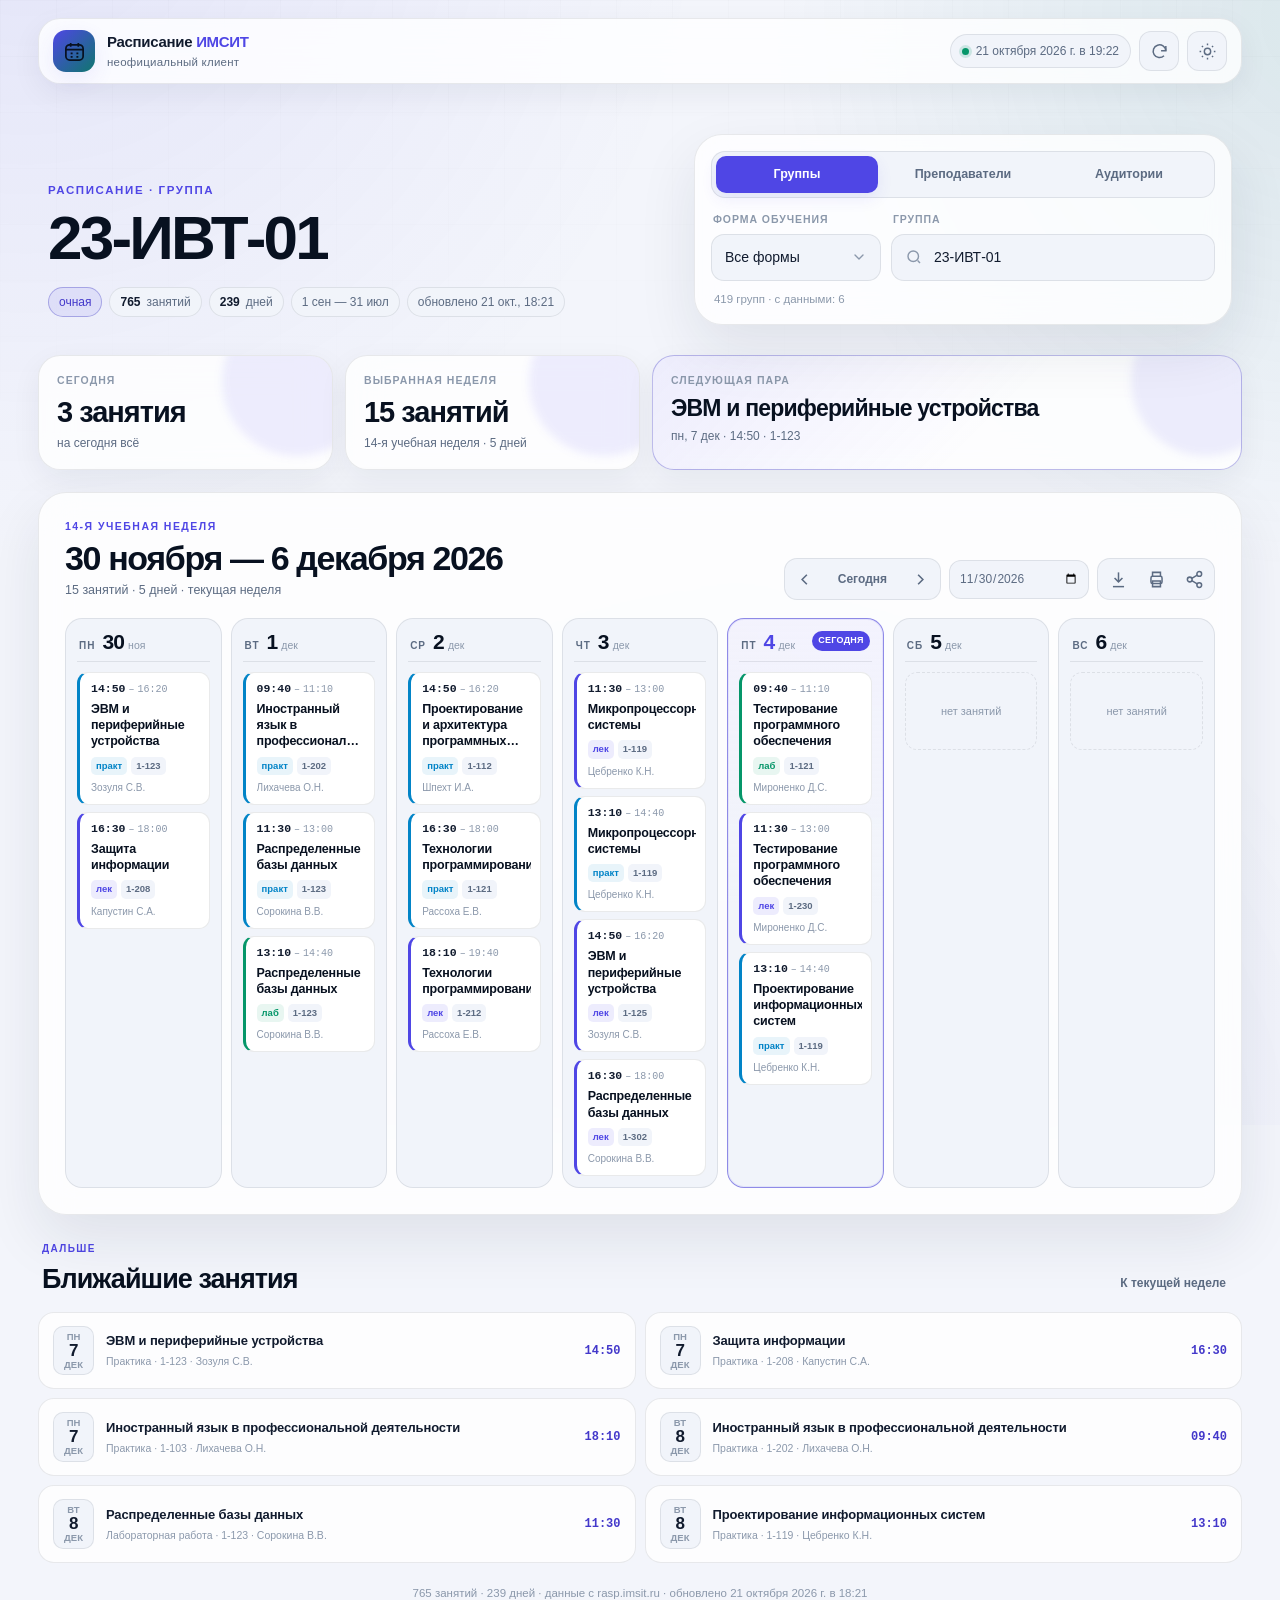
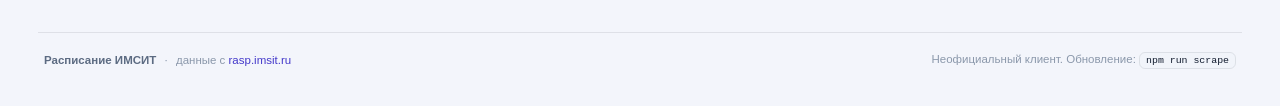
<file: index.html>
<!doctype html>
<html lang="ru">
<head>
  <meta charset="utf-8">
  <meta name="viewport" content="width=device-width, initial-scale=1">
  <meta name="description" content="Удобное расписание ИМСИТ: группы, преподаватели и аудитории. Данные собираются с rasp.imsit.ru.">
  <meta name="color-scheme" content="dark light">
  <title>Расписание ИМСИТ</title>
  <link rel="icon" href="favicon.svg" type="image/svg+xml">
  <script>
    (function () {
      try {
        var saved = localStorage.getItem("rasp-theme");
        var theme = saved || (window.matchMedia("(prefers-color-scheme: light)").matches ? "light" : "dark");
        document.documentElement.dataset.theme = theme;
      } catch (error) {
        document.documentElement.dataset.theme = "dark";
      }
    })();
  </script>
  <link rel="stylesheet" href="css/styles.css">
</head>
<body>
  <div class="app-shell">
    <header class="topbar">
      <a class="brand" href="./" aria-label="Расписание ИМСИТ — на главную">
        <span class="brand-mark" aria-hidden="true">
          <svg viewBox="0 0 24 24" fill="none" stroke="currentColor" stroke-width="1.8">
            <rect x="3" y="5" width="18" height="16" rx="4"></rect>
            <path d="M8 3v4M16 3v4M3 10h18"></path>
            <path d="M8 14h2M14 14h2M8 17.5h2M14 17.5h2"></path>
          </svg>
        </span>
        <span class="brand-text">
          <span class="brand-title">Расписание <span>ИМСИТ</span></span>
          <span class="brand-subtitle">неофициальный клиент</span>
        </span>
      </a>
      <div class="topbar-tools">
        <span class="update-pill" id="update-pill" title="Когда данные были собраны">
          <span class="status-dot"></span>
          <span id="update-text">Загрузка…</span>
        </span>
        <button class="icon-button" id="refresh-button" type="button" aria-label="Обновить данные" title="Обновить данные">
          <svg viewBox="0 0 24 24" fill="none" stroke="currentColor" stroke-width="1.9">
            <path d="M20 11a8 8 0 1 0-2.34 6.34"></path>
            <path d="M20 5v6h-6"></path>
          </svg>
        </button>
        <button class="icon-button" id="theme-button" type="button" aria-label="Переключить тему" title="Переключить тему">
          <svg class="icon-moon" viewBox="0 0 24 24" fill="none" stroke="currentColor" stroke-width="1.8">
            <path d="M20.5 14.2A8.5 8.5 0 0 1 9.8 3.5a8.6 8.6 0 1 0 10.7 10.7Z"></path>
          </svg>
          <svg class="icon-sun" viewBox="0 0 24 24" fill="none" stroke="currentColor" stroke-width="1.8">
            <circle cx="12" cy="12" r="4"></circle>
            <path d="M12 2v2M12 20v2M4.93 4.93l1.42 1.42M17.66 17.66l1.41 1.41M2 12h2M20 12h2M4.93 19.07l1.42-1.42M17.66 6.34l1.41-1.41"></path>
          </svg>
        </button>
      </div>
    </header>

    <main>
      <section class="hero">
        <div class="hero-copy">
          <p class="eyebrow" id="entity-eyebrow">Расписание</p>
          <h1 id="entity-title">Загрузка…</h1>
          <div class="entity-meta" id="entity-meta"></div>
        </div>

        <div class="picker-card">
          <div class="mode-tabs" role="tablist" aria-label="Тип расписания">
            <button class="mode-tab is-active" data-mode="groups" role="tab" aria-selected="true" type="button">Группы</button>
            <button class="mode-tab" data-mode="teachers" role="tab" aria-selected="false" type="button">Преподаватели</button>
            <button class="mode-tab" data-mode="rooms" role="tab" aria-selected="false" type="button">Аудитории</button>
          </div>

          <div class="picker-fields" id="picker-fields">
            <label class="field field-form" id="study-form-field">
              <span class="field-label">Форма обучения</span>
              <select id="study-form">
                <option value="">Все формы</option>
              </select>
            </label>
            <div class="field field-entity">
              <span class="field-label" id="entity-label">Группа</span>
              <div class="combobox" id="combobox">
                <svg class="combobox-icon" viewBox="0 0 24 24" fill="none" stroke="currentColor" stroke-width="1.9" aria-hidden="true">
                  <circle cx="11" cy="11" r="7"></circle>
                  <path d="m20 20-3.2-3.2"></path>
                </svg>
                <input id="entity-input" type="text" role="combobox" aria-autocomplete="list" aria-expanded="false" aria-controls="entity-listbox" aria-labelledby="entity-label" autocomplete="off" spellcheck="false" placeholder="Начните вводить группу">
                <button type="button" class="combobox-clear" id="entity-clear" aria-label="Очистить поиск" hidden>×</button>
                <div class="combobox-popup" id="entity-popup" hidden>
                  <div class="combobox-hint" id="entity-popup-hint"></div>
                  <ul class="entity-list" id="entity-listbox" role="listbox"></ul>
                  <div class="combobox-empty" id="entity-empty" hidden>Ничего не найдено</div>
                </div>
              </div>
            </div>
          </div>
          <p class="picker-note" id="picker-note">Загружаем список…</p>
        </div>
      </section>

      <section class="summary-grid" id="summary-grid" hidden>
        <article class="summary-card">
          <span class="summary-label">Сегодня</span>
          <strong class="summary-value" id="today-value">—</strong>
          <span class="summary-note" id="today-note"></span>
        </article>
        <article class="summary-card">
          <span class="summary-label">Выбранная неделя</span>
          <strong class="summary-value" id="week-value">—</strong>
          <span class="summary-note" id="week-note"></span>
        </article>
        <article class="summary-card summary-card--next">
          <span class="summary-label" id="next-label">Следующая пара</span>
          <strong class="summary-value summary-value--next" id="next-value">—</strong>
          <span class="summary-note" id="next-note"></span>
        </article>
      </section>

      <section class="week-section" id="week-section" hidden>
        <div class="week-header">
          <div class="week-heading">
            <p class="week-eyebrow" id="week-eyebrow"></p>
            <h2 id="week-title"></h2>
            <p class="week-subtitle" id="week-subtitle"></p>
          </div>
          <div class="week-controls">
            <div class="week-nav" aria-label="Переключение недель">
              <button class="icon-button" id="prev-week" type="button" aria-label="Предыдущая неделя" title="Предыдущая неделя">
                <svg viewBox="0 0 24 24" fill="none" stroke="currentColor" stroke-width="2"><path d="m15 18-6-6 6-6"></path></svg>
              </button>
              <button class="text-button" id="today-button" type="button">Сегодня</button>
              <button class="icon-button" id="next-week" type="button" aria-label="Следующая неделя" title="Следующая неделя">
                <svg viewBox="0 0 24 24" fill="none" stroke="currentColor" stroke-width="2"><path d="m9 6 6 6-6 6"></path></svg>
              </button>
            </div>
            <label class="date-jump">
              <span class="sr-only">Перейти к дате</span>
              <input id="date-jump" type="date">
            </label>
            <div class="week-actions">
              <button class="icon-button" id="export-button" type="button" aria-label="Скачать .ics" title="Скачать .ics">
                <svg viewBox="0 0 24 24" fill="none" stroke="currentColor" stroke-width="1.9">
                  <path d="M12 3v12"></path><path d="m7 10 5 5 5-5"></path><path d="M5 21h14"></path>
                </svg>
              </button>
              <button class="icon-button" id="print-button" type="button" aria-label="Печать" title="Печать">
                <svg viewBox="0 0 24 24" fill="none" stroke="currentColor" stroke-width="1.9">
                  <path d="M7 8V3h10v5"></path><rect x="5" y="8" width="14" height="9" rx="2"></rect><path d="M7 14h10v7H7z"></path>
                </svg>
              </button>
              <button class="icon-button" id="share-button" type="button" aria-label="Поделиться" title="Поделиться">
                <svg viewBox="0 0 24 24" fill="none" stroke="currentColor" stroke-width="1.9">
                  <circle cx="18" cy="5" r="3"></circle><circle cx="6" cy="12" r="3"></circle><circle cx="18" cy="19" r="3"></circle>
                  <path d="m8.6 10.5 6.8-4M8.6 13.5l6.8 4"></path>
                </svg>
              </button>
            </div>
          </div>
        </div>
        <div class="week-grid" id="week-grid"></div>
      </section>

      <section class="upcoming-section" id="upcoming-section" hidden>
        <div class="section-heading">
          <div>
            <p class="section-eyebrow">Дальше</p>
            <h2>Ближайшие занятия</h2>
          </div>
          <button class="text-button" id="upcoming-today" type="button">К текущей неделе</button>
        </div>
        <div class="upcoming-list" id="upcoming-list"></div>
      </section>

      <section class="state-card" id="state-card" hidden>
        <div class="state-icon" id="state-icon"></div>
        <h2 id="state-title"></h2>
        <p id="state-text"></p>
        <div class="state-actions" id="state-actions"></div>
      </section>

      <p class="data-status" id="data-status" hidden></p>
    </main>

    <footer class="footer">
      <div>
        <span class="footer-brand">Расписание ИМСИТ</span>
        <span class="footer-sep">·</span>
        <span>данные с <a href="https://rasp.imsit.ru/" target="_blank" rel="noopener noreferrer">rasp.imsit.ru</a></span>
      </div>
      <div class="footer-note">Неофициальный клиент. Обновление: <code>npm run scrape</code></div>
    </footer>
  </div>

  <dialog class="lesson-dialog" id="lesson-dialog" aria-labelledby="dialog-title">
    <div class="dialog-card">
      <button class="dialog-close" id="dialog-close" type="button" aria-label="Закрыть">×</button>
      <p class="dialog-eyebrow" id="dialog-date"></p>
      <h2 id="dialog-title"></h2>
      <div class="dialog-badges" id="dialog-badges"></div>
      <dl class="dialog-details" id="dialog-details"></dl>
      <p class="dialog-comment" id="dialog-comment" hidden></p>
    </div>
  </dialog>

  <div class="toast" id="toast" role="status" aria-live="polite"></div>

  <script type="module" src="js/app.js"></script>
</body>
</html>
</file>
<file: css/styles.css>
:root {
  --font-sans: "Inter", "SF Pro Display", -apple-system, BlinkMacSystemFont, "Segoe UI", Roboto, "Helvetica Neue", Arial, sans-serif;
  --font-mono: "SFMono-Regular", "Cascadia Code", "Roboto Mono", Menlo, Consolas, monospace;
  --max-width: 1460px;
  --radius-xl: 28px;
  --radius-lg: 22px;
  --radius-md: 16px;
  --radius-sm: 11px;
  --transition-fast: 150ms ease;
  --transition: 220ms cubic-bezier(0.2, 0.7, 0.2, 1);
}

html[data-theme="dark"] {
  color-scheme: dark;
  --bg: #070a12;
  --bg-soft: #0a0f1c;
  --surface: rgba(15, 23, 42, 0.7);
  --surface-solid: #0f172a;
  --surface-2: rgba(30, 41, 59, 0.48);
  --surface-3: rgba(51, 65, 85, 0.42);
  --text: #e8edf7;
  --text-strong: #ffffff;
  --muted: #9aa8bf;
  --faint: #6b7a91;
  --border: rgba(148, 163, 184, 0.14);
  --border-strong: rgba(148, 163, 184, 0.28);
  --accent: #8b9dff;
  --accent-strong: #a5b4fc;
  --accent-contrast: #080b16;
  --accent-soft: rgba(129, 140, 248, 0.15);
  --teal: #5eead4;
  --lecture: #818cf8;
  --lecture-soft: rgba(129, 140, 248, 0.15);
  --practice: #38bdf8;
  --practice-soft: rgba(56, 189, 248, 0.14);
  --lab: #34d399;
  --lab-soft: rgba(52, 211, 153, 0.13);
  --other: #fbbf24;
  --other-soft: rgba(251, 191, 36, 0.13);
  --danger: #fb7185;
  --danger-soft: rgba(251, 113, 133, 0.14);
  --success: #34d399;
  --shadow: 0 24px 70px rgba(0, 0, 0, 0.48);
  --shadow-soft: 0 10px 32px rgba(0, 0, 0, 0.22);
  --today-tint: rgba(129, 140, 248, 0.1);
  --backdrop: rgba(3, 7, 18, 0.72);
}

html[data-theme="light"] {
  color-scheme: light;
  --bg: #f3f5fb;
  --bg-soft: #edf1f8;
  --surface: rgba(255, 255, 255, 0.8);
  --surface-solid: #ffffff;
  --surface-2: #f1f4fa;
  --surface-3: #e8edf6;
  --text: #111b2e;
  --text-strong: #081120;
  --muted: #5c6b82;
  --faint: #8b98ab;
  --border: rgba(15, 23, 42, 0.09);
  --border-strong: rgba(15, 23, 42, 0.17);
  --accent: #4f46e5;
  --accent-strong: #4338ca;
  --accent-contrast: #ffffff;
  --accent-soft: rgba(79, 70, 229, 0.09);
  --teal: #0f766e;
  --lecture: #4f46e5;
  --lecture-soft: rgba(79, 70, 229, 0.1);
  --practice: #0284c7;
  --practice-soft: rgba(2, 132, 199, 0.09);
  --lab: #059669;
  --lab-soft: rgba(5, 150, 105, 0.09);
  --other: #b45309;
  --other-soft: rgba(180, 83, 9, 0.09);
  --danger: #e11d48;
  --danger-soft: rgba(225, 29, 72, 0.08);
  --success: #059669;
  --shadow: 0 24px 60px rgba(18, 30, 54, 0.09);
  --shadow-soft: 0 10px 30px rgba(18, 30, 54, 0.06);
  --today-tint: rgba(79, 70, 229, 0.055);
  --backdrop: rgba(18, 26, 44, 0.45);
}

* {
  box-sizing: border-box;
}

[hidden] {
  display: none !important;
}

html {
  min-height: 100%;
  scroll-behavior: smooth;
}

body {
  min-width: 320px;
  min-height: 100vh;
  margin: 0;
  overflow-x: hidden;
  background: var(--bg);
  color: var(--text);
  font-family: var(--font-sans);
  font-size: 15px;
  line-height: 1.5;
  -webkit-font-smoothing: antialiased;
  text-rendering: optimizeLegibility;
}

body::before {
  position: fixed;
  inset: -25%;
  z-index: -1;
  background:
    radial-gradient(circle at 18% 8%, var(--accent-soft), transparent 34%),
    radial-gradient(circle at 86% 18%, color-mix(in srgb, var(--teal) 11%, transparent), transparent 28%),
    radial-gradient(circle at 55% 105%, color-mix(in srgb, var(--accent) 8%, transparent), transparent 38%);
  content: "";
  pointer-events: none;
}

body::after {
  position: fixed;
  inset: 0;
  z-index: -1;
  background-image:
    linear-gradient(var(--border) 1px, transparent 1px),
    linear-gradient(90deg, var(--border) 1px, transparent 1px);
  background-size: 56px 56px;
  content: "";
  opacity: 0.16;
  mask-image: linear-gradient(to bottom, black, transparent 62%);
  pointer-events: none;
}

::selection {
  background: var(--accent);
  color: var(--accent-contrast);
}

a {
  color: var(--accent-strong);
  text-decoration: none;
}

a:hover {
  text-decoration: underline;
}

button,
input,
select {
  color: inherit;
  font: inherit;
}

button {
  cursor: pointer;
  -webkit-tap-highlight-color: transparent;
}

button:disabled {
  cursor: not-allowed;
  opacity: 0.45;
}

svg {
  display: block;
}

h1,
h2,
h3,
p {
  margin: 0;
}

code {
  padding: 2px 6px;
  border: 1px solid var(--border);
  border-radius: 6px;
  background: var(--surface-2);
  color: var(--text);
  font-family: var(--font-mono);
  font-size: 0.86em;
  white-space: nowrap;
}

.sr-only {
  position: absolute;
  width: 1px;
  height: 1px;
  padding: 0;
  margin: -1px;
  overflow: hidden;
  clip: rect(0, 0, 0, 0);
  white-space: nowrap;
  border: 0;
}

.app-shell {
  width: min(100%, var(--max-width));
  margin: 0 auto;
  padding: 18px clamp(16px, 3vw, 38px) 38px;
}

.topbar {
  position: sticky;
  top: 14px;
  z-index: 60;
  display: flex;
  align-items: center;
  justify-content: space-between;
  gap: 18px;
  padding: 11px 14px;
  border: 1px solid var(--border);
  border-radius: var(--radius-lg);
  background: var(--surface);
  box-shadow: var(--shadow-soft);
  backdrop-filter: blur(20px) saturate(150%);
}

.brand {
  display: inline-flex;
  align-items: center;
  gap: 12px;
  color: var(--text);
  text-decoration: none;
}

.brand:hover {
  text-decoration: none;
}

.brand-mark {
  display: grid;
  width: 42px;
  height: 42px;
  flex: 0 0 42px;
  place-items: center;
  border-radius: 13px;
  background: linear-gradient(135deg, var(--accent), var(--teal));
  box-shadow: 0 8px 22px var(--accent-soft);
  color: #081120;
}

.brand-mark svg {
  width: 23px;
  height: 23px;
}

.brand-text {
  display: flex;
  flex-direction: column;
  gap: 1px;
}

.brand-title {
  font-size: 15px;
  font-weight: 750;
  letter-spacing: -0.02em;
}

.brand-title span {
  color: var(--accent);
}

.brand-subtitle {
  color: var(--muted);
  font-size: 11.5px;
  font-weight: 500;
  letter-spacing: 0.02em;
}

.topbar-tools {
  display: flex;
  align-items: center;
  gap: 8px;
}

.update-pill {
  display: inline-flex;
  align-items: center;
  gap: 7px;
  max-width: 360px;
  padding: 7px 11px;
  border: 1px solid var(--border);
  border-radius: 999px;
  background: var(--surface-2);
  color: var(--muted);
  font-size: 12px;
  white-space: nowrap;
}

.update-pill span:last-child {
  overflow: hidden;
  text-overflow: ellipsis;
}

.status-dot {
  width: 7px;
  height: 7px;
  flex: 0 0 7px;
  border-radius: 50%;
  background: var(--success);
  box-shadow: 0 0 0 3px color-mix(in srgb, var(--success) 16%, transparent);
}

.status-dot.is-error {
  background: var(--danger);
  box-shadow: 0 0 0 3px var(--danger-soft);
}

.status-dot.is-idle {
  background: var(--other);
  box-shadow: 0 0 0 3px var(--other-soft);
}

.icon-button {
  display: inline-grid;
  width: 40px;
  height: 40px;
  flex: 0 0 40px;
  place-items: center;
  padding: 0;
  border: 1px solid var(--border);
  border-radius: 12px;
  background: var(--surface-2);
  color: var(--muted);
  transition: border-color var(--transition-fast), background var(--transition-fast), color var(--transition-fast), transform var(--transition-fast);
}

.icon-button:hover {
  border-color: var(--border-strong);
  background: var(--surface-3);
  color: var(--text);
  transform: translateY(-1px);
}

.icon-button:active {
  transform: translateY(0) scale(0.97);
}

.icon-button svg {
  width: 19px;
  height: 19px;
}

.icon-button.is-busy svg {
  animation: spin 900ms linear infinite;
}

html[data-theme="dark"] .icon-sun {
  display: none;
}

html[data-theme="dark"] .icon-moon {
  display: block;
}

html[data-theme="light"] .icon-sun {
  display: block;
}

html[data-theme="light"] .icon-moon {
  display: none;
}

button:focus-visible,
a:focus-visible,
input:focus-visible,
select:focus-visible,
[role="option"]:focus-visible {
  outline: 2px solid var(--accent);
  outline-offset: 2px;
}

main {
  display: flex;
  flex-direction: column;
  gap: 22px;
  padding-top: 26px;
}

.hero {
  display: grid;
  grid-template-columns: minmax(0, 1.05fr) minmax(360px, 0.95fr);
  align-items: end;
  gap: clamp(22px, 4vw, 56px);
  padding: clamp(10px, 2vw, 24px) clamp(2px, 1vw, 10px) 8px;
}

.hero-copy {
  min-width: 0;
  padding-bottom: 8px;
}

.eyebrow,
.section-eyebrow,
.week-eyebrow {
  margin-bottom: 9px;
  color: var(--accent);
  font-size: 11.5px;
  font-weight: 750;
  letter-spacing: 0.14em;
  text-transform: uppercase;
}

.hero h1 {
  max-width: 16ch;
  color: var(--text-strong);
  font-size: clamp(34px, 5vw, 62px);
  font-weight: 750;
  letter-spacing: -0.045em;
  line-height: 0.98;
  text-wrap: balance;
}

.entity-meta {
  display: flex;
  flex-wrap: wrap;
  align-items: center;
  gap: 7px;
  margin-top: 18px;
  min-height: 26px;
}

.meta-chip {
  display: inline-flex;
  align-items: center;
  gap: 6px;
  padding: 5px 10px;
  border: 1px solid var(--border);
  border-radius: 999px;
  background: var(--surface-2);
  color: var(--muted);
  font-size: 12px;
  white-space: nowrap;
}

.meta-chip strong {
  color: var(--text);
  font-weight: 650;
}

.meta-chip--accent {
  border-color: color-mix(in srgb, var(--accent) 30%, var(--border));
  background: var(--accent-soft);
  color: var(--accent-strong);
}

.picker-card {
  position: relative;
  z-index: 4;
  padding: 16px;
  border: 1px solid var(--border);
  border-radius: var(--radius-xl);
  background: var(--surface);
  box-shadow: var(--shadow);
  backdrop-filter: blur(20px) saturate(140%);
}

.mode-tabs {
  display: grid;
  grid-template-columns: repeat(3, minmax(0, 1fr));
  gap: 4px;
  padding: 4px;
  border: 1px solid var(--border);
  border-radius: 14px;
  background: var(--surface-2);
}

.mode-tab {
  min-width: 0;
  padding: 9px 8px;
  border: 0;
  border-radius: 10px;
  background: transparent;
  color: var(--muted);
  font-size: 12.5px;
  font-weight: 650;
  white-space: nowrap;
  transition: background var(--transition-fast), color var(--transition-fast), box-shadow var(--transition-fast);
}

.mode-tab:hover {
  color: var(--text);
}

.mode-tab.is-active {
  background: var(--accent);
  box-shadow: 0 6px 16px var(--accent-soft);
  color: var(--accent-contrast);
}

.picker-fields {
  display: grid;
  grid-template-columns: 170px minmax(0, 1fr);
  gap: 10px;
  margin-top: 14px;
}

.picker-fields.is-single {
  grid-template-columns: minmax(0, 1fr);
}

.field {
  display: flex;
  min-width: 0;
  flex-direction: column;
  gap: 6px;
}

.field-label {
  padding-left: 2px;
  color: var(--faint);
  font-size: 10.5px;
  font-weight: 700;
  letter-spacing: 0.09em;
  text-transform: uppercase;
}

select,
.combobox input {
  width: 100%;
  height: 47px;
  border: 1px solid var(--border);
  border-radius: 13px;
  background: var(--surface-2);
  color: var(--text);
  font-size: 14px;
  outline: none;
  transition: border-color var(--transition-fast), background var(--transition-fast), box-shadow var(--transition-fast);
}

select {
  appearance: none;
  padding: 0 38px 0 13px;
  background-image: url("data:image/svg+xml,%3Csvg xmlns='http://www.w3.org/2000/svg' width='16' height='16' viewBox='0 0 24 24' fill='none' stroke='%238b98ab' stroke-width='2' stroke-linecap='round' stroke-linejoin='round'%3E%3Cpath d='m6 9 6 6 6-6'/%3E%3C/svg%3E");
  background-position: right 13px center;
  background-repeat: no-repeat;
}

select:hover,
.combobox input:hover {
  border-color: var(--border-strong);
}

select:focus,
.combobox input:focus {
  border-color: color-mix(in srgb, var(--accent) 65%, var(--border));
  background: var(--surface-solid);
  box-shadow: 0 0 0 4px var(--accent-soft);
}

.combobox {
  position: relative;
  min-width: 0;
}

.combobox input {
  padding: 0 40px 0 42px;
}

.combobox input::placeholder {
  color: var(--faint);
}

.combobox-icon {
  position: absolute;
  top: 50%;
  left: 14px;
  z-index: 1;
  width: 18px;
  height: 18px;
  color: var(--faint);
  pointer-events: none;
  transform: translateY(-50%);
}

.combobox-clear {
  position: absolute;
  top: 50%;
  right: 8px;
  display: grid;
  width: 28px;
  height: 28px;
  place-items: center;
  padding: 0;
  border: 0;
  border-radius: 8px;
  background: transparent;
  color: var(--muted);
  font-size: 20px;
  line-height: 1;
  transform: translateY(-50%);
}

.combobox-clear:hover {
  background: var(--surface-3);
  color: var(--text);
}

.combobox-popup {
  position: absolute;
  top: calc(100% + 8px);
  right: 0;
  left: 0;
  z-index: 80;
  overflow: hidden;
  border: 1px solid var(--border-strong);
  border-radius: 15px;
  background: var(--surface-solid);
  box-shadow: var(--shadow);
}

.combobox-hint {
  padding: 10px 12px 8px;
  border-bottom: 1px solid var(--border);
  color: var(--faint);
  font-size: 11px;
}

.entity-list {
  max-height: min(330px, 34vh);
  margin: 0;
  padding: 5px;
  overflow-y: auto;
  list-style: none;
  overscroll-behavior: contain;
}

.entity-option {
  display: flex;
  align-items: center;
  gap: 10px;
  padding: 9px 9px;
  border-radius: 10px;
  cursor: pointer;
  transition: background var(--transition-fast), color var(--transition-fast);
}

.entity-option:hover,
.entity-option.is-active {
  background: var(--surface-2);
}

.entity-option[aria-selected="true"] {
  background: var(--accent-soft);
}

.entity-dot {
  width: 7px;
  height: 7px;
  flex: 0 0 7px;
  border: 1px solid var(--faint);
  border-radius: 50%;
}

.entity-dot.has-data {
  border-color: var(--success);
  background: var(--success);
  box-shadow: 0 0 0 3px color-mix(in srgb, var(--success) 12%, transparent);
}

.entity-option-main {
  display: flex;
  min-width: 0;
  flex: 1;
  align-items: baseline;
  justify-content: space-between;
  gap: 12px;
}

.entity-option-name {
  overflow: hidden;
  font-size: 13.5px;
  font-weight: 600;
  text-overflow: ellipsis;
  white-space: nowrap;
}

.entity-option-name mark {
  border-radius: 3px;
  background: var(--accent-soft);
  color: var(--accent-strong);
}

.entity-option-meta {
  flex: 0 0 auto;
  color: var(--faint);
  font-size: 11px;
  white-space: nowrap;
}

.combobox-empty {
  padding: 16px 14px;
  color: var(--faint);
  font-size: 13px;
  text-align: center;
}

.picker-note {
  margin-top: 10px;
  padding: 0 3px;
  color: var(--faint);
  font-size: 11.5px;
}

.summary-grid {
  display: grid;
  grid-template-columns: minmax(0, 0.75fr) minmax(0, 0.75fr) minmax(0, 1.5fr);
  gap: 12px;
}

.summary-card {
  position: relative;
  min-width: 0;
  overflow: hidden;
  padding: 17px 18px;
  border: 1px solid var(--border);
  border-radius: var(--radius-lg);
  background: var(--surface);
  box-shadow: var(--shadow-soft);
  backdrop-filter: blur(16px);
}

.summary-card::after {
  position: absolute;
  top: -50px;
  right: -40px;
  width: 150px;
  height: 150px;
  border-radius: 50%;
  background: var(--accent-soft);
  content: "";
  filter: blur(4px);
  pointer-events: none;
}

.summary-card--next {
  border-color: color-mix(in srgb, var(--accent) 28%, var(--border));
  background:
    linear-gradient(135deg, var(--accent-soft), transparent 58%),
    var(--surface);
}

.summary-label {
  display: block;
  margin-bottom: 7px;
  color: var(--faint);
  font-size: 10.5px;
  font-weight: 750;
  letter-spacing: 0.1em;
  text-transform: uppercase;
}

.summary-value {
  display: block;
  overflow: hidden;
  color: var(--text-strong);
  font-size: clamp(21px, 2.4vw, 29px);
  font-weight: 750;
  letter-spacing: -0.035em;
  line-height: 1.12;
  text-overflow: ellipsis;
  white-space: nowrap;
}

.summary-value--next {
  font-size: clamp(17px, 2vw, 23px);
  white-space: normal;
  display: -webkit-box;
  -webkit-box-orient: vertical;
  -webkit-line-clamp: 2;
}

.summary-note {
  display: block;
  margin-top: 6px;
  overflow: hidden;
  color: var(--muted);
  font-size: 12px;
  text-overflow: ellipsis;
  white-space: nowrap;
}

.summary-note--wrap {
  white-space: normal;
}

.week-section {
  padding: clamp(15px, 2.2vw, 26px);
  border: 1px solid var(--border);
  border-radius: var(--radius-xl);
  background: var(--surface);
  box-shadow: var(--shadow);
  backdrop-filter: blur(18px);
}

.week-header {
  display: flex;
  align-items: flex-end;
  justify-content: space-between;
  gap: 18px;
  margin-bottom: 18px;
}

.week-heading {
  min-width: 0;
}

.week-eyebrow {
  margin-bottom: 5px;
  font-size: 10.5px;
}

.week-heading h2 {
  color: var(--text-strong);
  font-size: clamp(22px, 3vw, 34px);
  font-weight: 730;
  letter-spacing: -0.04em;
  line-height: 1.08;
}

.week-subtitle {
  margin-top: 5px;
  color: var(--muted);
  font-size: 12.5px;
}

.week-controls {
  display: flex;
  flex-wrap: wrap;
  align-items: center;
  justify-content: flex-end;
  gap: 8px;
}

.week-nav,
.week-actions {
  display: flex;
  align-items: center;
  gap: 4px;
  padding: 3px;
  border: 1px solid var(--border);
  border-radius: 13px;
  background: var(--surface-2);
}

.week-nav .icon-button,
.week-actions .icon-button {
  width: 34px;
  height: 34px;
  flex-basis: 34px;
  border-color: transparent;
  border-radius: 9px;
  background: transparent;
}

.week-nav .icon-button:hover,
.week-actions .icon-button:hover {
  background: var(--surface-solid);
}

.text-button {
  height: 34px;
  padding: 0 12px;
  border: 0;
  border-radius: 9px;
  background: transparent;
  color: var(--muted);
  font-size: 12px;
  font-weight: 650;
  white-space: nowrap;
  transition: background var(--transition-fast), color var(--transition-fast);
}

.text-button:hover {
  background: var(--surface-solid);
  color: var(--text);
}

.date-jump {
  display: block;
}

.date-jump input {
  width: 140px;
  height: 39px;
  padding: 0 9px;
  border: 1px solid var(--border);
  border-radius: 12px;
  background: var(--surface-2);
  color: var(--muted);
  font-size: 12px;
  outline: none;
}

.date-jump input:hover {
  border-color: var(--border-strong);
  color: var(--text);
}

.date-jump input:focus {
  border-color: var(--accent);
  box-shadow: 0 0 0 3px var(--accent-soft);
}

.week-grid {
  display: grid;
  grid-template-columns: repeat(7, minmax(0, 1fr));
  gap: 9px;
}

.day-column {
  display: flex;
  min-width: 0;
  min-height: 170px;
  flex-direction: column;
  gap: 10px;
  padding: 11px;
  border: 1px solid var(--border);
  border-radius: 17px;
  background: var(--surface-2);
  transition: border-color var(--transition-fast), background var(--transition-fast);
}

.day-column.is-weekend {
  background: color-mix(in srgb, var(--surface-2) 80%, var(--bg));
}

.day-column.is-today {
  border-color: color-mix(in srgb, var(--accent) 55%, var(--border));
  background: linear-gradient(180deg, var(--today-tint), var(--surface-2) 50%);
  box-shadow: inset 0 0 0 1px var(--accent-soft);
}

.day-head {
  display: flex;
  align-items: flex-start;
  justify-content: space-between;
  gap: 5px;
  padding: 1px 2px 7px;
  border-bottom: 1px solid var(--border);
}

.day-head-main {
  display: flex;
  align-items: baseline;
  gap: 7px;
}

.day-weekday {
  color: var(--muted);
  font-size: 10px;
  font-weight: 750;
  letter-spacing: 0.1em;
  text-transform: uppercase;
}

.day-date {
  display: flex;
  align-items: baseline;
  gap: 4px;
  color: var(--faint);
  font-size: 10.5px;
}

.day-date strong {
  color: var(--text-strong);
  font-size: 21px;
  font-weight: 750;
  letter-spacing: -0.04em;
  line-height: 1;
}

.day-column.is-today .day-date strong {
  color: var(--accent);
}

.day-badge {
  padding: 3px 6px;
  border-radius: 999px;
  background: var(--accent);
  color: var(--accent-contrast);
  font-size: 9px;
  font-weight: 750;
  letter-spacing: 0.03em;
  text-transform: uppercase;
}

.day-lessons {
  display: flex;
  flex-direction: column;
  gap: 7px;
}

.day-empty {
  display: grid;
  min-height: 78px;
  flex: 1;
  place-items: center;
  border: 1px dashed var(--border);
  border-radius: 12px;
  color: var(--faint);
  font-size: 11px;
  text-align: center;
}

.lesson-card {
  position: relative;
  display: block;
  width: 100%;
  min-width: 0;
  padding: 9px 9px 9px 11px;
  overflow: hidden;
  border: 1px solid var(--border);
  border-left: 3px solid var(--other);
  border-radius: 11px;
  background: var(--surface-solid);
  color: var(--text);
  text-align: left;
  transition: border-color var(--transition-fast), background var(--transition-fast), transform var(--transition-fast), box-shadow var(--transition-fast);
}

.lesson-card:hover {
  border-color: var(--border-strong);
  background: color-mix(in srgb, var(--surface-solid) 86%, var(--accent-soft));
  box-shadow: var(--shadow-soft);
  transform: translateY(-1px);
}

.lesson-card:active {
  transform: translateY(0);
}

.lesson-card--lecture {
  border-left-color: var(--lecture);
}

.lesson-card--practice {
  border-left-color: var(--practice);
}

.lesson-card--lab {
  border-left-color: var(--lab);
}

.lesson-time {
  display: flex;
  align-items: baseline;
  gap: 3px;
  margin-bottom: 5px;
  color: var(--faint);
  font-family: var(--font-mono);
  font-size: 10px;
  line-height: 1.2;
}

.lesson-time strong {
  color: var(--text);
  font-size: 11.5px;
  font-weight: 700;
}

.lesson-time span::before {
  content: "–";
  margin-right: 3px;
}

.lesson-subject {
  display: -webkit-box;
  overflow: hidden;
  color: var(--text-strong);
  font-size: 12.5px;
  font-weight: 650;
  letter-spacing: -0.015em;
  line-height: 1.3;
  -webkit-box-orient: vertical;
  -webkit-line-clamp: 3;
}

.lesson-meta {
  display: flex;
  flex-wrap: wrap;
  gap: 4px;
  margin-top: 7px;
}

.lesson-tag,
.lesson-room {
  display: inline-flex;
  max-width: 100%;
  align-items: center;
  padding: 2px 5px;
  overflow: hidden;
  border-radius: 5px;
  background: var(--surface-2);
  color: var(--muted);
  font-size: 9.5px;
  font-weight: 600;
  text-overflow: ellipsis;
  white-space: nowrap;
}

.lesson-tag {
  background: var(--other-soft);
  color: var(--other);
}

.lesson-card--lecture .lesson-tag {
  background: var(--lecture-soft);
  color: var(--lecture);
}

.lesson-card--practice .lesson-tag {
  background: var(--practice-soft);
  color: var(--practice);
}

.lesson-card--lab .lesson-tag {
  background: var(--lab-soft);
  color: var(--lab);
}

.lesson-extra {
  margin-top: 5px;
  overflow: hidden;
  color: var(--faint);
  font-size: 10px;
  text-overflow: ellipsis;
  white-space: nowrap;
}

.lesson-status {
  display: inline-flex;
  margin-top: 5px;
  padding: 2px 5px;
  border-radius: 5px;
  background: var(--danger-soft);
  color: var(--danger);
  font-size: 9.5px;
  font-weight: 700;
}

.upcoming-section {
  padding: 4px 0 0;
}

.section-heading {
  display: flex;
  align-items: flex-end;
  justify-content: space-between;
  gap: 16px;
  padding: 0 4px;
  margin-bottom: 12px;
}

.section-heading h2 {
  color: var(--text-strong);
  font-size: clamp(20px, 2.4vw, 27px);
  font-weight: 720;
  letter-spacing: -0.035em;
}

.section-eyebrow {
  margin-bottom: 3px;
  font-size: 10px;
}

.upcoming-list {
  display: grid;
  grid-template-columns: repeat(2, minmax(0, 1fr));
  gap: 9px;
}

.upcoming-item {
  display: flex;
  min-width: 0;
  align-items: center;
  gap: 12px;
  padding: 13px 14px;
  border: 1px solid var(--border);
  border-radius: 16px;
  background: var(--surface);
  color: var(--text);
  text-align: left;
  transition: border-color var(--transition-fast), background var(--transition-fast), transform var(--transition-fast);
}

.upcoming-item:hover {
  border-color: var(--border-strong);
  background: var(--surface-solid);
  transform: translateY(-1px);
}

.upcoming-date {
  display: flex;
  width: 41px;
  flex: 0 0 41px;
  flex-direction: column;
  align-items: center;
  padding: 5px 3px;
  border: 1px solid var(--border);
  border-radius: 10px;
  background: var(--surface-2);
  color: var(--faint);
  font-size: 9.5px;
  font-weight: 650;
  line-height: 1.05;
  text-transform: uppercase;
}

.upcoming-date strong {
  color: var(--text);
  font-size: 17px;
  font-weight: 750;
  letter-spacing: -0.04em;
}

.upcoming-main {
  display: flex;
  min-width: 0;
  flex: 1;
  flex-direction: column;
  gap: 3px;
}

.upcoming-subject {
  overflow: hidden;
  font-size: 13px;
  font-weight: 640;
  letter-spacing: -0.01em;
  text-overflow: ellipsis;
  white-space: nowrap;
}

.upcoming-meta {
  overflow: hidden;
  color: var(--faint);
  font-size: 10.5px;
  text-overflow: ellipsis;
  white-space: nowrap;
}

.upcoming-time {
  flex: 0 0 auto;
  color: var(--accent-strong);
  font-family: var(--font-mono);
  font-size: 12px;
  font-weight: 700;
}

.state-card {
  display: flex;
  align-items: center;
  flex-direction: column;
  padding: clamp(30px, 6vw, 64px) 24px;
  border: 1px dashed var(--border-strong);
  border-radius: var(--radius-xl);
  background: var(--surface);
  text-align: center;
  backdrop-filter: blur(16px);
}

.state-icon {
  display: grid;
  width: 58px;
  height: 58px;
  margin-bottom: 16px;
  place-items: center;
  border: 1px solid var(--border);
  border-radius: 18px;
  background: var(--surface-2);
  color: var(--accent);
}

.state-icon svg {
  width: 27px;
  height: 27px;
}

.state-icon--error {
  color: var(--danger);
}

.state-card h2 {
  max-width: 24ch;
  color: var(--text-strong);
  font-size: clamp(21px, 3vw, 29px);
  font-weight: 720;
  letter-spacing: -0.035em;
}

.state-card p {
  max-width: 60ch;
  margin-top: 9px;
  color: var(--muted);
  font-size: 13.5px;
}

.state-card p code {
  white-space: normal;
}

.state-actions {
  display: flex;
  flex-wrap: wrap;
  justify-content: center;
  gap: 8px;
  margin-top: 19px;
}

.primary-button,
.secondary-button {
  display: inline-flex;
  height: 42px;
  align-items: center;
  justify-content: center;
  gap: 7px;
  padding: 0 16px;
  border-radius: 11px;
  font-size: 13px;
  font-weight: 650;
  transition: background var(--transition-fast), border-color var(--transition-fast), transform var(--transition-fast);
}

.primary-button {
  border: 1px solid var(--accent);
  background: var(--accent);
  color: var(--accent-contrast);
}

.primary-button:hover {
  background: var(--accent-strong);
  border-color: var(--accent-strong);
}

.secondary-button {
  border: 1px solid var(--border-strong);
  background: var(--surface-2);
  color: var(--text);
}

.secondary-button:hover {
  background: var(--surface-3);
}

.primary-button:active,
.secondary-button:active {
  transform: scale(0.98);
}

.spinner {
  width: 26px;
  height: 26px;
  border: 2px solid var(--border-strong);
  border-top-color: var(--accent);
  border-radius: 50%;
  animation: spin 800ms linear infinite;
}

.data-status {
  padding: 0 6px;
  color: var(--faint);
  font-size: 11.5px;
  text-align: center;
}

.footer {
  display: flex;
  align-items: center;
  justify-content: space-between;
  gap: 18px;
  margin-top: 30px;
  padding: 18px 6px 0;
  border-top: 1px solid var(--border);
  color: var(--faint);
  font-size: 11.5px;
}

.footer-brand {
  color: var(--muted);
  font-weight: 650;
}

.footer-sep {
  margin: 0 5px;
}

.footer-note {
  text-align: right;
}

.lesson-dialog {
  width: min(560px, calc(100vw - 28px));
  max-width: none;
  padding: 0;
  border: 0;
  border-radius: 24px;
  background: transparent;
  color: var(--text);
}

.lesson-dialog::backdrop {
  background: var(--backdrop);
  backdrop-filter: blur(5px);
}

.dialog-card {
  position: relative;
  padding: clamp(22px, 4vw, 32px);
  border: 1px solid var(--border-strong);
  border-radius: 24px;
  background: var(--surface-solid);
  box-shadow: var(--shadow);
}

.lesson-dialog[open] .dialog-card {
  animation: dialog-in 220ms cubic-bezier(0.2, 0.8, 0.2, 1);
}

.dialog-close {
  position: absolute;
  top: 13px;
  right: 13px;
  display: grid;
  width: 34px;
  height: 34px;
  place-items: center;
  padding: 0;
  border: 1px solid var(--border);
  border-radius: 50%;
  background: var(--surface-2);
  color: var(--muted);
  font-size: 21px;
  line-height: 1;
}

.dialog-close:hover {
  background: var(--surface-3);
  color: var(--text);
}

.dialog-eyebrow {
  padding-right: 40px;
  color: var(--accent);
  font-size: 10.5px;
  font-weight: 750;
  letter-spacing: 0.1em;
  text-transform: uppercase;
}

.lesson-dialog h2 {
  padding-right: 34px;
  margin-top: 7px;
  color: var(--text-strong);
  font-size: clamp(21px, 3.2vw, 28px);
  font-weight: 730;
  letter-spacing: -0.035em;
  line-height: 1.16;
  text-wrap: balance;
}

.dialog-badges {
  display: flex;
  flex-wrap: wrap;
  gap: 5px;
  margin-top: 13px;
}

.dialog-badge {
  padding: 4px 8px;
  border-radius: 7px;
  background: var(--surface-2);
  color: var(--muted);
  font-size: 11px;
  font-weight: 600;
}

.dialog-badge--type {
  background: var(--accent-soft);
  color: var(--accent-strong);
}

.dialog-badge--danger {
  background: var(--danger-soft);
  color: var(--danger);
}

.dialog-details {
  display: grid;
  grid-template-columns: 120px minmax(0, 1fr);
  gap: 10px 14px;
  margin: 20px 0 0;
  padding-top: 18px;
  border-top: 1px solid var(--border);
  font-size: 13px;
}

.dialog-details dt {
  color: var(--faint);
}

.dialog-details dd {
  margin: 0;
  color: var(--text);
  overflow-wrap: anywhere;
}

.dialog-comment {
  margin-top: 16px;
  padding: 11px 12px;
  border-radius: 11px;
  background: var(--surface-2);
  color: var(--muted);
  font-size: 12.5px;
}

.toast {
  position: fixed;
  bottom: 22px;
  left: 50%;
  z-index: 100;
  max-width: calc(100vw - 32px);
  padding: 10px 15px;
  border: 1px solid var(--border-strong);
  border-radius: 11px;
  background: var(--surface-solid);
  box-shadow: var(--shadow);
  color: var(--text);
  font-size: 12.5px;
  opacity: 0;
  pointer-events: none;
  transform: translate(-50%, 16px);
  transition: opacity 180ms ease, transform 180ms ease;
}

.toast.is-visible {
  opacity: 1;
  transform: translate(-50%, 0);
}

.entity-list::-webkit-scrollbar,
.combobox-popup::-webkit-scrollbar {
  width: 8px;
}

.entity-list::-webkit-scrollbar-thumb,
.combobox-popup::-webkit-scrollbar-thumb {
  border: 2px solid var(--surface-solid);
  border-radius: 8px;
  background: var(--border-strong);
}

@keyframes spin {
  to {
    transform: rotate(360deg);
  }
}

@keyframes dialog-in {
  from {
    opacity: 0;
    transform: translateY(12px) scale(0.98);
  }
  to {
    opacity: 1;
    transform: translateY(0) scale(1);
  }
}

@media (max-width: 1180px) {
  .hero {
    grid-template-columns: minmax(0, 0.9fr) minmax(360px, 1.1fr);
    gap: 28px;
  }

  .week-grid {
    grid-auto-flow: column;
    grid-auto-columns: minmax(184px, 1fr);
    grid-template-columns: none;
    padding-bottom: 6px;
    overflow-x: auto;
    overscroll-behavior-x: contain;
    scroll-snap-type: x proximity;
  }

  .day-column {
    scroll-snap-align: start;
  }
}

@media (max-width: 900px) {
  .app-shell {
    padding-top: 12px;
  }

  .topbar {
    top: 8px;
  }

  .hero {
    grid-template-columns: minmax(0, 1fr);
    gap: 20px;
    padding-top: 12px;
  }

  .hero h1 {
    max-width: 20ch;
  }

  .summary-grid {
    grid-template-columns: repeat(2, minmax(0, 1fr));
  }

  .summary-card--next {
    grid-column: 1 / -1;
  }

  .week-header {
    align-items: flex-start;
    flex-direction: column;
  }

  .week-controls {
    width: 100%;
    justify-content: flex-start;
  }

  .upcoming-list {
    grid-template-columns: minmax(0, 1fr);
  }
}

@media (max-width: 700px) {
  .update-pill {
    max-width: 160px;
  }

  .brand-subtitle {
    display: none;
  }

  .picker-fields {
    grid-template-columns: minmax(0, 1fr);
  }

  .week-grid {
    grid-auto-flow: row;
    grid-auto-columns: auto;
    grid-template-columns: minmax(0, 1fr);
    overflow: visible;
    scroll-snap-type: none;
  }

  .day-column {
    min-height: 0;
  }

  .day-head {
    align-items: center;
    flex-direction: row;
  }

  .day-head-main {
    gap: 9px;
  }

  .day-date strong {
    font-size: 23px;
  }

  .day-empty {
    min-height: 54px;
  }

  .footer {
    align-items: flex-start;
    flex-direction: column;
    gap: 8px;
  }

  .footer-note {
    text-align: left;
  }
}

@media (max-width: 560px) {
  .app-shell {
    padding-right: 12px;
    padding-left: 12px;
  }

  .topbar {
    gap: 8px;
    padding: 9px;
  }

  .brand-mark {
    width: 38px;
    height: 38px;
    flex-basis: 38px;
    border-radius: 11px;
  }

  .brand-title {
    font-size: 13.5px;
  }

  .topbar-tools {
    gap: 5px;
  }

  .update-pill {
    display: none;
  }

  .icon-button {
    width: 38px;
    height: 38px;
    flex-basis: 38px;
  }

  .hero h1 {
    font-size: clamp(31px, 10vw, 44px);
  }

  .picker-card {
    padding: 12px;
    border-radius: 22px;
  }

  .mode-tab {
    font-size: 11px;
  }

  .summary-grid {
    grid-template-columns: minmax(0, 1fr);
  }

  .summary-card--next {
    grid-column: auto;
  }

  .week-section {
    padding: 13px;
    border-radius: 22px;
  }

  .week-controls {
    gap: 6px;
  }

  .week-nav .icon-button,
  .week-actions .icon-button {
    width: 32px;
    height: 32px;
    flex-basis: 32px;
  }

  .date-jump {
    order: 3;
    width: 100%;
  }

  .date-jump input {
    width: 100%;
  }

  .week-actions {
    margin-left: auto;
  }

  .dialog-details {
    grid-template-columns: minmax(0, 1fr);
    gap: 3px;
  }

  .dialog-details dd {
    margin-bottom: 8px;
  }

  .lesson-dialog {
    width: calc(100vw - 20px);
  }
}

@media (prefers-reduced-motion: reduce) {
  html {
    scroll-behavior: auto;
  }

  *,
  *::before,
  *::after {
    animation-duration: 0.01ms !important;
    animation-iteration-count: 1 !important;
    transition-duration: 0.01ms !important;
    scroll-behavior: auto !important;
  }
}

@media print {
  html[data-theme] {
    --bg: #ffffff;
    --surface-solid: #ffffff;
    --surface: #ffffff;
    --surface-2: #ffffff;
    --text: #111111;
    --text-strong: #000000;
    --muted: #444444;
    --faint: #666666;
    --border: #cccccc;
    --border-strong: #999999;
  }

  body {
    background: #ffffff;
  }

  body::before,
  body::after,
  .topbar,
  .hero,
  .picker-card,
  .summary-grid,
  .upcoming-section,
  .footer,
  .data-status,
  .week-controls,
  .week-eyebrow,
  .week-subtitle,
  .toast,
  .lesson-dialog {
    display: none !important;
  }

  .app-shell {
    width: 100%;
    padding: 0;
  }

  main {
    padding: 0;
  }

  .week-section {
    padding: 0;
    border: 0;
    background: #ffffff;
    box-shadow: none;
    backdrop-filter: none;
  }

  .week-header {
    margin-bottom: 8px;
  }

  .week-heading h2 {
    color: #000000;
    font-size: 20px;
  }

  .week-grid {
    display: grid;
    grid-template-columns: repeat(7, minmax(0, 1fr));
    gap: 4px;
    overflow: visible;
  }

  .day-column {
    min-height: 0;
    padding: 5px;
    border-radius: 4px;
    background: #ffffff;
    break-inside: avoid;
  }

  .day-head {
    padding-bottom: 4px;
  }

  .lesson-card {
    border-radius: 4px;
    background: #ffffff;
    box-shadow: none;
    break-inside: avoid;
  }

  .lesson-subject {
    -webkit-line-clamp: unset;
  }

  .lesson-extra,
  .lesson-time {
    color: #444444;
  }
}
</file>
